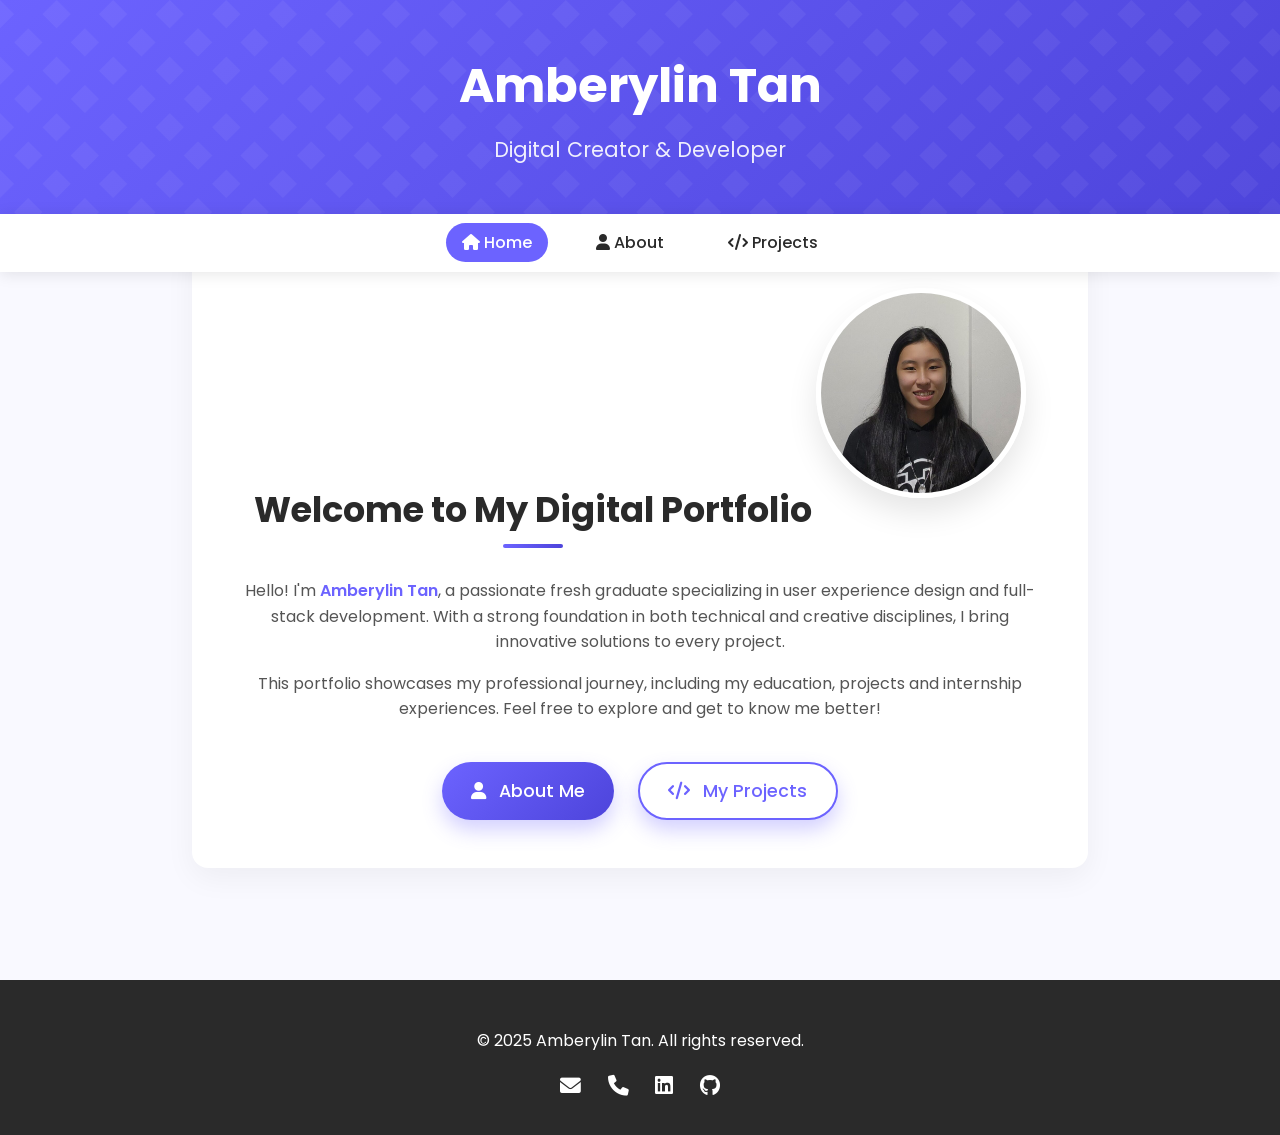
<file: index.html>
<!DOCTYPE html>
<html lang="en">
<head>
  <meta charset="UTF-8">
  <meta name="viewport" content="width=device-width, initial-scale=1.0">
  <title>Amberylin Tan | Digital Portfolio</title>
  <link href="https://fonts.googleapis.com/css2?family=Poppins:wght@300;400;500;600;700&display=swap" rel="stylesheet">
  <link rel="stylesheet" href="https://cdnjs.cloudflare.com/ajax/libs/font-awesome/6.0.0-beta3/css/all.min.css">
  <style>
    :root {
      --primary-color: #6c63ff;
      --secondary-color: #4d44db;
      --accent-color: #ff6584;
      --dark-color: #2a2a2a;
      --light-color: #f9f9ff;
      --text-color: #555;
    }
    
    body {
      font-family: 'Poppins', sans-serif;
      color: var(--text-color);
      line-height: 1.6;
      background-color: var(--light-color);
      margin: 0;
      padding: 0;
    }
    
    header {
      background: linear-gradient(135deg, var(--primary-color), var(--secondary-color));
      color: white;
      text-align: center;
      padding: 3rem 0;
      position: relative;
      overflow: hidden;
    }
    
    header::before {
      content: '';
      position: absolute;
      top: 0;
      left: 0;
      width: 100%;
      height: 100%;
      background: url('[data-uri]');
    }
    
    header h1 {
      font-size: 3rem;
      margin: 0;
      position: relative;
      animation: fadeInDown 1s ease;
    }
    
    header p {
      font-size: 1.3rem;
      margin: 0.5rem 0 0;
      opacity: 0.9;
      position: relative;
      animation: fadeIn 1.5s ease;
    }
    
    nav {
      background: white;
      box-shadow: 0 2px 15px rgba(0,0,0,0.1);
      position: sticky;
      top: 0;
      z-index: 100;
    }
    
    nav ul {
      list-style: none;
      display: flex;
      justify-content: center;
      margin: 0;
      padding: 1rem;
      gap: 2rem;
    }
    
    nav a {
      text-decoration: none;
      color: var(--dark-color);
      font-weight: 500;
      padding: 0.5rem 1rem;
      border-radius: 20px;
      transition: all 0.3s ease;
    }
    
    nav a:hover, nav a.active {
      color: white;
      background: var(--primary-color);
      transform: translateY(-2px);
    }
    
    .container {
      max-width: 1200px;
      margin: 0 auto;
      padding: 2rem;
    }
    
    .card {
      background: white;
      border-radius: 16px;
      padding: 3rem;
      box-shadow: 0 10px 30px rgba(0,0,0,0.05);
      margin: -4rem auto 2rem;
      position: relative;
      max-width: 800px;
      text-align: center;
      animation: fadeInUp 1s ease;
    }
    
    .page-header {
      font-size: 2.2rem;
      color: var(--dark-color);
      margin-bottom: 1.5rem;
      position: relative;
      display: inline-block;
    }
    
    .page-header::after {
      content: '';
      position: absolute;
      bottom: -10px;
      left: 50%;
      transform: translateX(-50%);
      width: 60px;
      height: 4px;
      background: linear-gradient(90deg, var(--primary-color), var(--secondary-color));
      border-radius: 2px;
    }
    
    .profile-image {
      width: 200px;
      height: 200px;
      border-radius: 50%;
      object-fit: cover;
      border: 5px solid white;
      box-shadow: 0 15px 30px rgba(0,0,0,0.1);
      margin-bottom: 1.5rem;
      transition: all 0.3s ease;
    }
    
    .profile-image:hover {
      transform: scale(1.05);
      box-shadow: 0 20px 40px rgba(0,0,0,0.15);
    }
    
    .highlight {
      color: var(--primary-color);
      font-weight: 600;
      position: relative;
      display: inline-block;
    }
    
    .highlight::after {
      content: '';
      position: absolute;
      bottom: 2px;
      left: 0;
      width: 100%;
      height: 6px;
      background-color: rgba(108, 99, 255, 0.2);
      z-index: -1;
    }
    
    .btn-container {
      display: flex;
      justify-content: center;
      gap: 1.5rem;
      margin-top: 2.5rem;
      flex-wrap: wrap;
    }
    
    .btn {
      display: inline-flex;
      align-items: center;
      gap: 0.8rem;
      padding: 0.8rem 1.8rem;
      font-size: 1.1rem;
      font-weight: 500;
      border-radius: 30px;
      background: linear-gradient(135deg, var(--primary-color), var(--secondary-color));
      color: white;
      text-decoration: none;
      box-shadow: 0 10px 20px rgba(108, 99, 255, 0.3);
      transition: all 0.3s ease;
    }
    
    .btn:hover {
      transform: translateY(-3px);
      box-shadow: 0 15px 30px rgba(108, 99, 255, 0.4);
    }
    
    .btn-outline {
      background: white;
      color: var(--primary-color);
      border: 2px solid var(--primary-color);
    }
    
    .btn-outline:hover {
      background: linear-gradient(135deg, var(--primary-color), var(--secondary-color));
      color: white;
    }
    
    footer {
      background: var(--dark-color);
      color: white;
      text-align: center;
      padding: 2rem;
      margin-top: 3rem;
    }
    
    .social-links {
      margin-top: 1rem;
    }
    
    .social-links a {
      color: white;
      font-size: 1.3rem;
      margin: 0 0.7rem;
      transition: all 0.3s ease;
      display: inline-block;
    }
    
    .social-links a:hover {
      color: var(--accent-color);
      transform: translateY(-3px);
    }
    
    @keyframes fadeIn {
      from { opacity: 0; }
      to { opacity: 1; }
    }
    
    @keyframes fadeInDown {
      from {
        opacity: 0;
        transform: translateY(-20px);
      }
      to {
        opacity: 1;
        transform: translateY(0);
      }
    }
    
    @keyframes fadeInUp {
      from {
        opacity: 0;
        transform: translateY(20px);
      }
      to {
        opacity: 1;
        transform: translateY(0);
      }
    }
    
    @media (max-width: 768px) {
      header h1 {
        font-size: 2.2rem;
      }
      
      header p {
        font-size: 1.1rem;
      }
      
      nav ul {
        gap: 1rem;
      }
      
      .card {
        padding: 2rem 1.5rem;
        margin-top: -2rem;
      }
      
      .btn-container {
        flex-direction: column;
        align-items: center;
      }
      
      .btn {
        width: 100%;
        justify-content: center;
      }
    }
  </style>
</head>
<body>
  <header>
    <h1>Amberylin Tan</h1>
    <p>Digital Creator & Developer</p>
  </header>

  <nav>
    <ul>
      <li><a href="index.html" class="active"><i class="fas fa-home"></i> Home</a></li>
      <li><a href="about.html"><i class="fas fa-user"></i> About</a></li>
      <li><a href="projects.html"><i class="fas fa-code"></i> Projects</a></li>
    </ul>
  </nav>

  <div class="container">
    <div class="card">
      <h2 class="page-header">Welcome to My Digital Portfolio</h2>
      <img src="img/profile.jpeg" alt="Amberylin Tan" class="profile-image">
      <p>Hello! I'm <span class="highlight">Amberylin Tan</span>, a passionate fresh graduate specializing in user experience design and full-stack development. With a strong foundation in both technical and creative disciplines, I bring innovative solutions to every project.</p>
      <p>This portfolio showcases my professional journey, including my education, projects and internship experiences. Feel free to explore and get to know me better!</p>
      
      <div class="btn-container">
        <a href="about.html" class="btn"><i class="fas fa-user"></i> About Me</a>
        <a href="projects.html" class="btn btn-outline"><i class="fas fa-code"></i> My Projects</a>
      </div>
    </div>
  </div>

  <footer>
    <p>&copy; 2025 Amberylin Tan. All rights reserved.</p>
    <div class="social-links">
      <a href="mailto:amberylintansixian75@gmail.com"><i class="fas fa-envelope"></i></a>
      <a href="tel:+6582655274"><i class="fas fa-phone"></i></a>
      <a href="#"><i class="fab fa-linkedin"></i></a>
      <a href="#"><i class="fab fa-github"></i></a>
    </div>
  </footer>
</body>
</html>
</file>
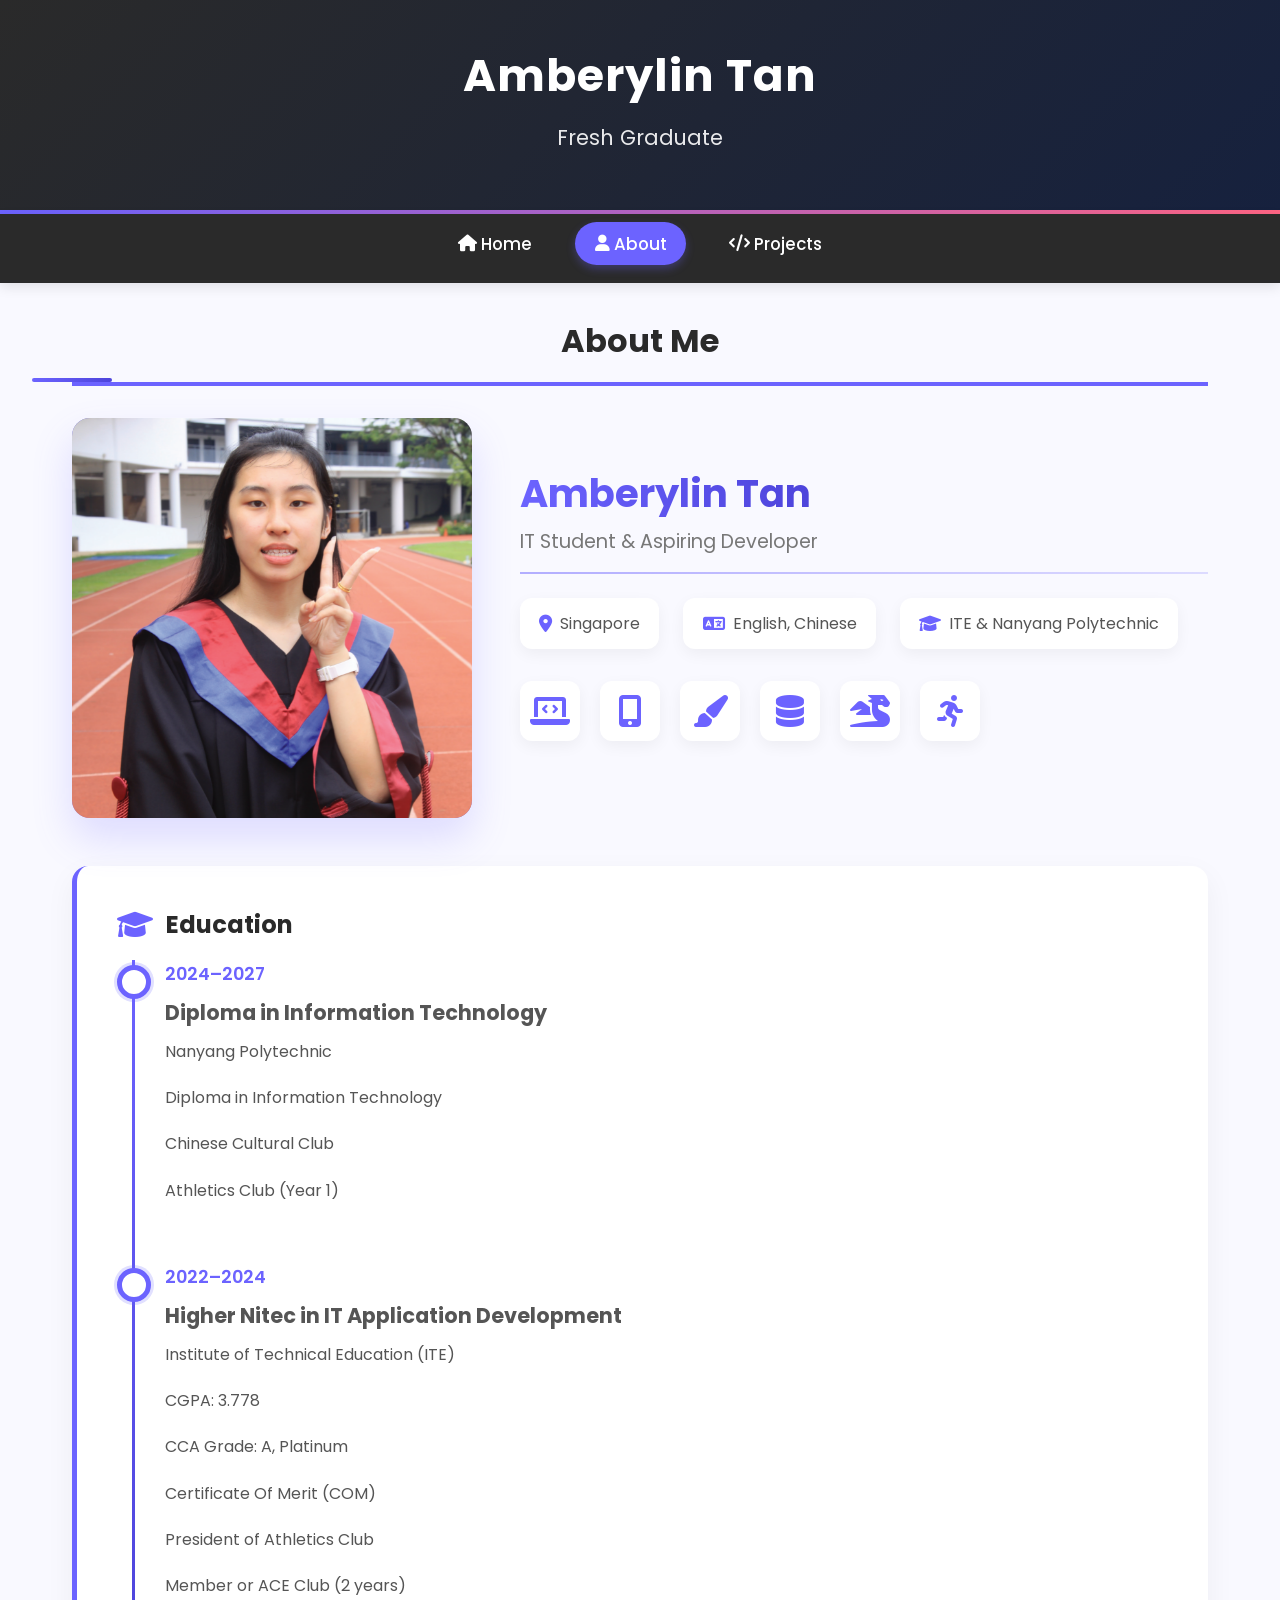
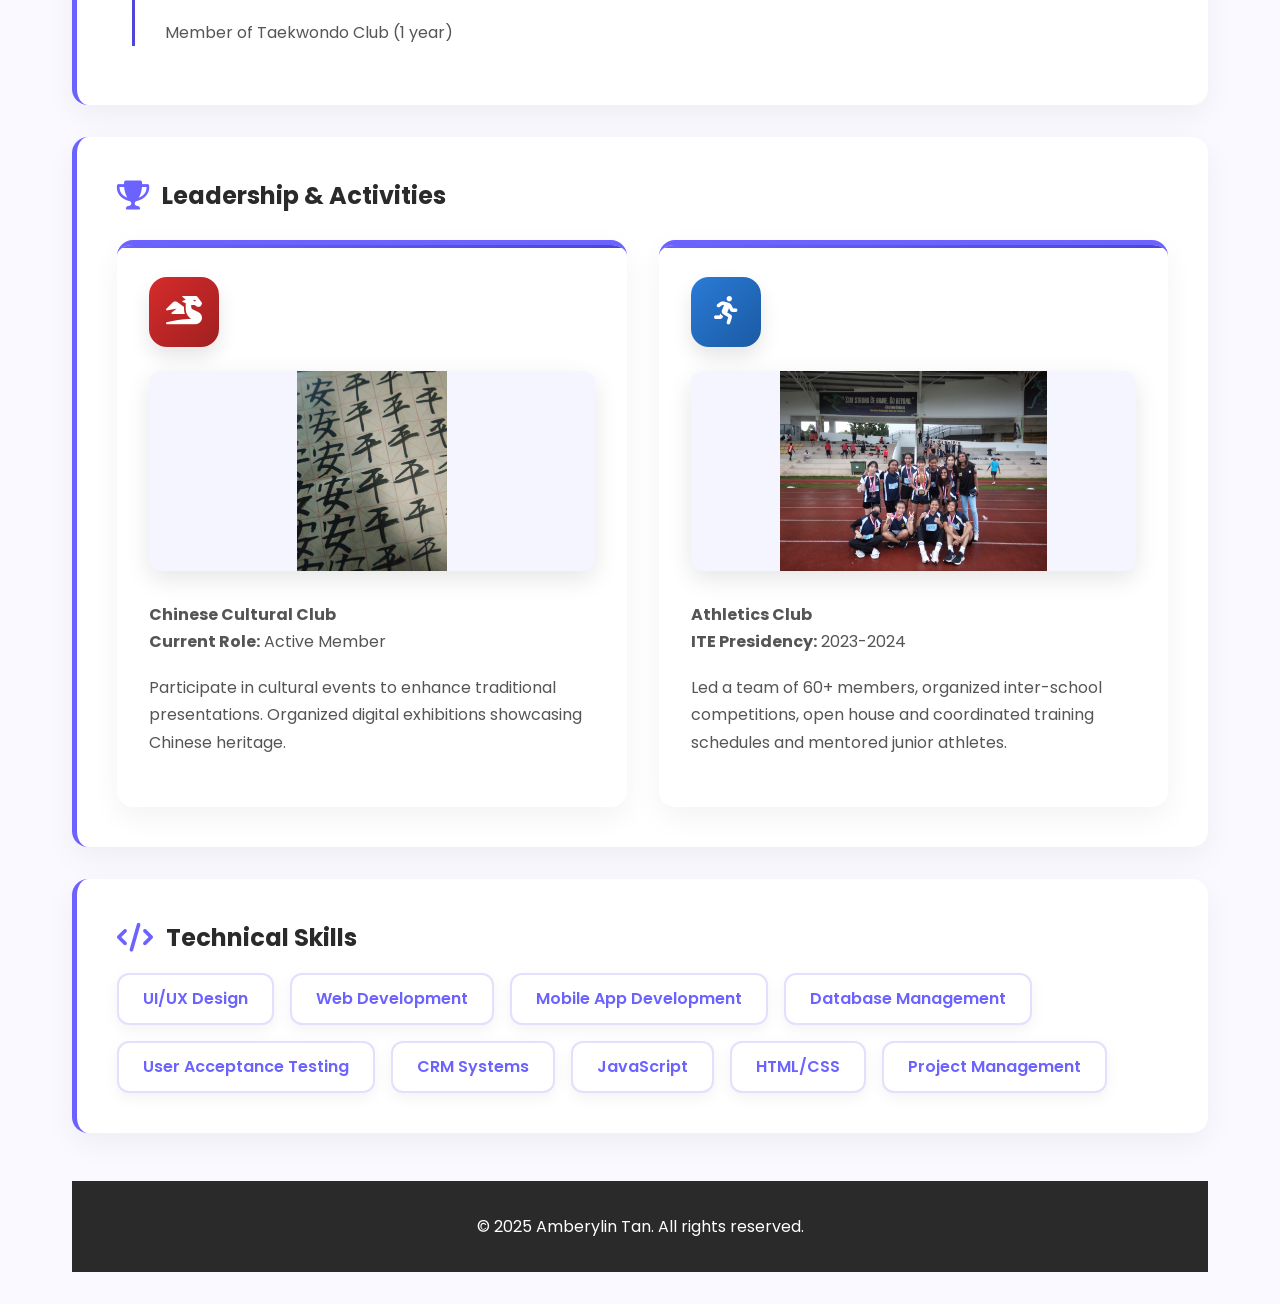
<file: about.html>
<!DOCTYPE html>
<html lang="en">
<head>
  <meta charset="UTF-8">
  <meta name="viewport" content="width=device-width, initial-scale=1.0">
  <title>About Me | Amberylin Tan</title>
  <link rel="stylesheet" href="style.css">
  <link href="https://fonts.googleapis.com/css2?family=Poppins:wght@300;400;500;600;700&display=swap" rel="stylesheet">
  <link rel="stylesheet" href="https://cdnjs.cloudflare.com/ajax/libs/font-awesome/6.0.0-beta3/css/all.min.css">
  <style>
    :root {
      --primary-color: #6c63ff;
      --secondary-color: #4d44db;
      --dark-color: #2a2a2a;
      --text-color: #555;
      --text-light: #777;
    }
    
    body {
      font-family: 'Poppins', sans-serif;
      color: var(--text-color);
      line-height: 1.6;
      background-color: #f9f9ff;
      margin: 0;
      padding: 0;
    }
    
    .container {
      max-width: 1200px;
      margin: 0 auto;
      padding: 2rem;
    }
    
    /* Modern Profile Section - Side by Side Layout */
    .profile-container {
      display: flex;
      align-items: center;
      gap: 3rem;
      margin-bottom: 3rem;
      flex-wrap: wrap;
    }
    
    .profile-image-container {
      flex: 1;
      min-width: 300px;
      max-width: 400px;
      position: relative;
    }
    
    .profile-frame {
      width: 100%;
      height: auto;
      aspect-ratio: 1/1;
      position: relative;
      border-radius: 18px;
      overflow: hidden;
      box-shadow: 0 20px 40px rgba(108, 99, 255, 0.2);
      transform-style: preserve-3d;
      transition: all 0.5s cubic-bezier(0.175, 0.885, 0.32, 1.275);
    }
    
    .profile-frame::before {
      content: '';
      position: absolute;
      inset: -5px;
      background: linear-gradient(45deg, 
        var(--primary-color) 0%, 
        var(--secondary-color) 50%, 
        transparent 100%);
      z-index: -1;
      border-radius: 22px;
      transform: translateZ(-1px);
      opacity: 0.8;
      transition: all 0.5s ease;
    }
    
    .profile-frame:hover {
      transform: translateY(-10px) rotateX(5deg);
      box-shadow: 0 25px 50px rgba(108, 99, 255, 0.3);
    }
    
    .profile-frame:hover::before {
      opacity: 1;
      transform: translateZ(-1px) scale(1.05);
    }
    
    .profile-image {
      width: 100%;
      height: 100%;
      object-fit: cover;
      object-position: center top;
      transition: transform 0.5s ease;
    }
    
    .profile-frame:hover .profile-image {
      transform: scale(1.05);
    }
    
    .profile-content {
      flex: 1;
      min-width: 300px;
    }
    
    .profile-title {
      font-size: 2.4rem;
      margin-bottom: 0.2rem;
      color: var(--dark-color);
      font-weight: 700;
      background: linear-gradient(90deg, var(--primary-color), var(--secondary-color));
      -webkit-background-clip: text;
      background-clip: text;
      color: transparent;
      display: inline-block;
    }
    
    .profile-subtitle {
      font-size: 1.2rem;
      color: var(--text-light);
      margin-bottom: 1.5rem;
      font-weight: 400;
      display: block;
      position: relative;
      padding-bottom: 1rem;
    }
    
    .profile-subtitle::after {
      content: '';
      position: absolute;
      bottom: 0;
      left: 0;
      width: 100%;
      height: 2px;
      background: linear-gradient(90deg, 
        rgba(108, 99, 255, 0.5), 
        rgba(108, 99, 255, 0.2));
    }
    
    .profile-details {
      display: flex;
      justify-content: flex-start;
      gap: 1.5rem;
      flex-wrap: wrap;
      margin-bottom: 2rem;
    }
    
    .profile-detail {
      display: flex;
      align-items: center;
      gap: 0.5rem;
      color: var(--text-color);
      padding: 0.8rem 1.2rem;
      background: white;
      border-radius: 12px;
      box-shadow: 0 5px 15px rgba(0,0,0,0.05);
      transition: all 0.3s ease;
    }
    
    .profile-detail:hover {
      transform: translateY(-5px);
      box-shadow: 0 8px 25px rgba(108, 99, 255, 0.15);
    }
    
    .profile-detail i {
      color: var(--primary-color);
      font-size: 1.1rem;
    }
    
    .skills-visual {
      display: flex;
      justify-content: flex-start;
      gap: 20px;
      margin: 2rem 0;
      flex-wrap: wrap;
    }
    
    .skills-visual i {
      font-size: 2rem;
      color: var(--primary-color);
      transition: all 0.3s;
      background: white;
      padding: 15px;
      border-radius: 12px;
      width: 60px;
      height: 60px;
      display: flex;
      align-items: center;
      justify-content: center;
      box-shadow: 0 5px 15px rgba(0,0,0,0.05);
    }
    
    .skills-visual i:hover {
      transform: translateY(-8px) scale(1.1);
      background: var(--primary-color);
      color: white;
      box-shadow: 0 15px 30px rgba(108, 99, 255, 0.25);
    }
    
    /* Section styling */
    .about-section {
      background: white;
      border-radius: 16px;
      padding: 2.5rem;
      margin-bottom: 2rem;
      box-shadow: 0 10px 30px rgba(0,0,0,0.05);
      transition: all 0.3s ease;
      border-left: 5px solid var(--primary-color);
    }
    
    .about-section:hover {
      transform: translateY(-5px);
      box-shadow: 0 15px 40px rgba(0,0,0,0.1);
    }
    
    .page-header {
      font-size: 2rem;
      color: var(--dark-color);
      margin-bottom: 2rem;
      position: relative;
      padding-bottom: 1rem;
    }
    
    .page-header::after {
      content: '';
      position: absolute;
      bottom: 0;
      left: 0;
      width: 80px;
      height: 4px;
      background: linear-gradient(90deg, var(--primary-color), var(--secondary-color));
      border-radius: 2px;
    }
    
    .about-section h3 {
      display: flex;
      align-items: center;
      gap: 0.8rem;
      color: var(--dark-color);
      margin-top: 0;
      font-size: 1.5rem;
    }
    
    .about-section h3 i {
      color: var(--primary-color);
      font-size: 1.8rem;
    }
    
    /* Education timeline */
    .timeline {
      position: relative;
      padding-left: 3rem;
    }
    
    .timeline:before {
      content: '';
      position: absolute;
      left: 15px;
      top: 0;
      height: 100%;
      width: 3px;
      background: linear-gradient(to bottom, 
        var(--primary-color), 
        var(--secondary-color));
    }
    
    .timeline-item {
      position: relative;
      padding-bottom: 2.5rem;
    }
    
    .timeline-item:last-child {
      padding-bottom: 0;
    }
    
    .timeline-item:before {
      content: '';
      position: absolute;
      left: -3rem;
      top: 5px;
      width: 24px;
      height: 24px;
      border-radius: 50%;
      background: white;
      border: 5px solid var(--primary-color);
      box-shadow: 0 0 0 3px rgba(108, 99, 255, 0.2);
    }
    
    .timeline-date {
      font-weight: 600;
      color: var(--primary-color);
      margin-bottom: 0.5rem;
      font-size: 1.1rem;
    }
    
    .timeline-title {
      font-weight: 700;
      margin-bottom: 0.5rem;
      font-size: 1.3rem;
    }
    
    /* Leadership cards */
    .leadership-grid {
      display: grid;
      grid-template-columns: repeat(auto-fit, minmax(320px, 1fr));
      gap: 2rem;
    }
    
    .leadership-card {
      background: white;
      border-radius: 16px;
      padding: 2rem;
      box-shadow: 0 10px 30px rgba(0,0,0,0.05);
      transition: all 0.4s ease;
      border-top: 5px solid var(--primary-color);
      position: relative;
      overflow: hidden;
    }
    
    .leadership-card::before {
      content: '';
      position: absolute;
      top: 0;
      left: 0;
      width: 100%;
      height: -3px;
      background: linear-gradient(90deg, 
        var(--primary-color), 
        var(--secondary-color));
    }
    
    .leadership-card:hover {
      transform: translateY(-10px);
      box-shadow: 0 20px 50px rgba(0,0,0,0.15);
    }
    
    .leadership-icon {
      width: 70px;
      height: 70px;
      border-radius: 18px;
      display: flex;
      align-items: center;
      justify-content: center;
      margin-bottom: 1.5rem;
      font-size: 1.8rem;
      color: white;
      box-shadow: 0 10px 20px rgba(0,0,0,0.1);
    }
    
    .chinese-cultural {
      background: linear-gradient(135deg, #d62b2b, #a02020);
    }
    
    .athletics {
      background: linear-gradient(135deg, #2b7bd6, #1a5aa3);
    }
    
    /* Activity images */
    .activity-image {
      width: 100%;
      height: 200px;
      object-fit: cover;
      border-radius: 12px;
      margin-bottom: 1.5rem;
      box-shadow: 0 8px 25px rgba(0,0,0,0.1);
      transition: transform 0.3s ease;
    }
    
    .activity-image:hover {
      transform: scale(1.02);
    }
    
    /* Skills tags */
    .skills-tags {
      display: flex;
      flex-wrap: wrap;
      gap: 1rem;
      justify-content: flex-start;
    }
    
    .skill-tag {
      background: white;
      color: var(--primary-color);
      padding: 0.7rem 1.5rem;
      border-radius: 12px;
      font-size: 1rem;
      font-weight: 600;
      box-shadow: 0 5px 15px rgba(0,0,0,0.05);
      border: 2px solid rgba(108, 99, 255, 0.2);
      transition: all 0.3s ease;
    }
    
    .skill-tag:hover {
      background: linear-gradient(135deg, var(--primary-color), var(--secondary-color));
      color: white;
      border-color: transparent;
      transform: translateY(-3px);
      box-shadow: 0 10px 25px rgba(108, 99, 255, 0.2);
    }
    
    /* Contact button */
    .contact-btn-container {
      text-align: center;
      margin: 3rem 0;
    }
    
    .contact-btn {
      display: inline-flex;
      align-items: center;
      gap: 1rem;
      padding: 1rem 2.5rem;
      font-size: 1.2rem;
      font-weight: 600;
      border-radius: 12px;
      background: linear-gradient(135deg, var(--primary-color), var(--secondary-color));
      color: white;
      box-shadow: 0 10px 30px rgba(108, 99, 255, 0.3);
      transition: all 0.3s ease;
    }
    
    .contact-btn:hover {
      transform: translateY(-5px);
      box-shadow: 0 15px 40px rgba(108, 99, 255, 0.4);
    }
    
    @media (max-width: 768px) {
      .profile-container {
        flex-direction: column;
        gap: 2rem;
      }
      
      .profile-image-container,
      .profile-content {
        min-width: 100%;
      }
      
      .profile-title {
        font-size: 2rem;
      }
      
      .profile-details,
      .skills-visual,
      .skills-tags {
        justify-content: center;
      }
      
      .leadership-grid {
        grid-template-columns: 1fr;
      }
    }
    
    @media (max-width: 480px) {
      .profile-frame {
        min-width: 250px;
      }
      
      .profile-title {
        font-size: 1.8rem;
      }
      
      .profile-details {
        flex-direction: column;
        align-items: flex-start;
        gap: 1rem;
      }
      
      .about-section {
        padding: 1.5rem;
      }
      
      .activity-image {
        height: 150px;
      }
    }
  </style>
</head>
<body>
  <header>
    <h1>Amberylin Tan</h1>
    <p>Fresh Graduate</p>
  </header>

  <nav>
    <ul>
      <li><a href="index.html"><i class="fas fa-home"></i> Home</a></li>
      <li><a href="about.html" class="active"><i class="fas fa-user"></i> About</a></li>
      <li><a href="projects.html"><i class="fas fa-code"></i> Projects</a></li>
    </ul>
  </nav>

  <div class="container">
    <h2 class="page-header">About Me</h2>
    
    <!-- Modern Profile Section - Side by Side -->
    <div class="profile-container">
      <div class="profile-image-container">
        <div class="profile-frame">
          <img src="img/grad.png" alt="Amberylin Tan" class="profile-image" onerror="this.src='img/placeholder-profile.jpg'">
        </div>
      </div>
      
      <div class="profile-content">
        <h1 class="profile-title">Amberylin Tan</h1>
        <span class="profile-subtitle">IT Student & Aspiring Developer</span>
        
        <div class="profile-details">
          <span class="profile-detail">
            <i class="fas fa-map-marker-alt"></i> Singapore
          </span>
          <span class="profile-detail">
            <i class="fas fa-language"></i> English, Chinese
          </span>
          <span class="profile-detail">
            <i class="fas fa-graduation-cap"></i> ITE & Nanyang Polytechnic
          </span>
        </div>
        
        <!-- Skill Icons -->
        <div class="skills-visual">
          <i class="fas fa-laptop-code" title="Web Development"></i>
          <i class="fas fa-mobile-alt" title="Mobile Development"></i>
          <i class="fas fa-paint-brush" title="UI/UX Design"></i>
          <i class="fas fa-database" title="Database Management"></i>
          <i class="fas fa-dragon" title="Cultural Activities"></i>
          <i class="fas fa-running" title="Athletics"></i>
        </div>
      </div>
    </div>

    <!-- Education Section -->
    <div class="about-section">
      <h3><i class="fas fa-graduation-cap"></i> Education</h3>
      <div class="timeline">
        <div class="timeline-item">
          <div class="timeline-date">2024–2027</div>
          <h4 class="timeline-title">Diploma in Information Technology</h4>
          <p>Nanyang Polytechnic</p>
          <p>Diploma in Information Technology</p>
          <p>Chinese Cultural Club</p>
          <p>Athletics Club (Year 1)</p>
        </div>
        <div class="timeline-item">
          <div class="timeline-date">2022–2024</div>
          <h4 class="timeline-title">Higher Nitec in IT Application Development</h4>
          <p>Institute of Technical Education (ITE)</p>
          <p>CGPA: 3.778</p>
          <p>CCA Grade: A, Platinum</p>
          <p>Certificate Of Merit (COM)</p>
          <p>President of Athletics Club</p>
          <p>Member or ACE Club (2 years)</p>
          <p>Member of Taekwondo Club (1 year)</p>
        </div>
      </div>
    </div>
    
    <!DOCTYPE html>
<html lang="en">
<head>
  <!-- Previous head content remains the same -->
  <style>
    /* Previous styles remain the same until the activity-image section */

    /* Activity images - Fixed to show whole image */
    .activity-image {
      width: 100%;
      height: 200px;
      object-fit: contain; /* Changed from 'cover' to 'contain' */
      background-color: #f5f5ff; /* Added background for transparent areas */
      border-radius: 12px;
      margin-bottom: 1.5rem;
      box-shadow: 0 8px 25px rgba(0,0,0,0.1);
      transition: transform 0.3s ease;
    }

    /* Rest of the CSS remains the same */
  </style>
</head>
<body>
  <!-- Previous body content remains the same until the Leadership Section -->
<!DOCTYPE html>
<html lang="en">
<head>
  <!-- Previous head content remains the same -->
  <style>
    /* Add this new modal styling */
    .modal {
      display: none;
      position: fixed;
      z-index: 1000;
      left: 0;
      top: 0;
      width: 100%;
      height: 100%;
      background-color: rgba(0,0,0,0.9);
      overflow: auto;
    }
    
    .modal-content {
      display: flex;
      justify-content: center;
      align-items: center;
      width: 100%;
      height: 100%;
    }
    
    .modal-image {
      max-width: 90%;
      max-height: 90%;
      object-fit: contain;
    }
    
    .close {
      position: absolute;
      top: 20px;
      right: 30px;
      color: white;
      font-size: 35px;
      font-weight: bold;
      cursor: pointer;
    }
    
    /* Update activity image styling */
    .activity-image {
      width: 100%;
      height: 200px;
      object-fit: contain;
      background-color: #f5f5ff;
      border-radius: 12px;
      margin-bottom: 1.5rem;
      box-shadow: 0 8px 25px rgba(0,0,0,0.1);
      transition: transform 0.3s ease;
      cursor: pointer;
    }
    
    .activity-image:hover {
      transform: scale(1.02);
      box-shadow: 0 12px 30px rgba(0,0,0,0.15);
    }
    </style>
    <!-- Leadership Section -->
    <div class="about-section">
      <h3><i class="fas fa-trophy"></i> Leadership & Activities</h3>
      <div class="leadership-grid">
        <div class="leadership-card">
          <div class="leadership-icon chinese-cultural">
            <i class="fas fa-dragon"></i>
          </div>
          <div class="image-container">
            <img src="img/chi.jfif" alt="Chinese Cultural Club Performance" class="activity-image" onclick="openModal(this)">
          </div>
          <div class="leadership-content">
            <h4>Chinese Cultural Club</h4>
            <p><strong>Current Role:</strong> Active Member</p>
            <p>Participate in cultural events to enhance traditional presentations. Organized digital exhibitions showcasing Chinese heritage.</p>
          </div>
        </div>
        <div class="leadership-card">
          <div class="leadership-icon athletics">
            <i class="fas fa-running"></i>
          </div>
          <div class="image-container">
            <img src="img/track.jfif" alt="Athletics Team Competition" class="activity-image" onclick="openModal(this)">
          </div>
          <div class="leadership-content">
            <h4>Athletics Club</h4>
            <p><strong>ITE Presidency:</strong> 2023-2024</p>
            <p>Led a team of 60+ members, organized inter-school competitions, open house and coordinated training schedules and mentored junior athletes.</p>
          </div>
        </div>
      </div>
    </div>

    <!-- The Modal -->
    <div id="imageModal" class="modal">
      <span class="close" onclick="closeModal()">&times;</span>
      <div class="modal-content">
        <img id="expandedImage" class="modal-image">
      </div>
    </div>

    <!-- Add this JavaScript -->
    <script>
      function openModal(img) {
        const modal = document.getElementById("imageModal");
        const modalImg = document.getElementById("expandedImage");
        modal.style.display = "flex";
        modalImg.src = img.src;
      }
      
      function closeModal() {
        document.getElementById("imageModal").style.display = "none";
      }
      
      // Close when clicking outside the image
      window.onclick = function(event) {
        const modal = document.getElementById("imageModal");
        if (event.target == modal) {
          modal.style.display = "none";
        }
      }
    </script>
    
    <!-- Skills Section -->
    <div class="about-section">
      <h3><i class="fas fa-code"></i> Technical Skills</h3>
      <div class="skills-tags">
        <span class="skill-tag">UI/UX Design</span>
        <span class="skill-tag">Web Development</span>
        <span class="skill-tag">Mobile App Development</span>
        <span class="skill-tag">Database Management</span>
        <span class="skill-tag">User Acceptance Testing</span>
        <span class="skill-tag">CRM Systems</span>
        <span class="skill-tag">JavaScript</span>
        <span class="skill-tag">HTML/CSS</span>
        <span class="skill-tag">Project Management</span>
      </div>
    </div>
    

  <footer>
    <p>&copy; 2025 Amberylin Tan. All rights reserved.</p>
  </footer>
</body>
</html>
</file>
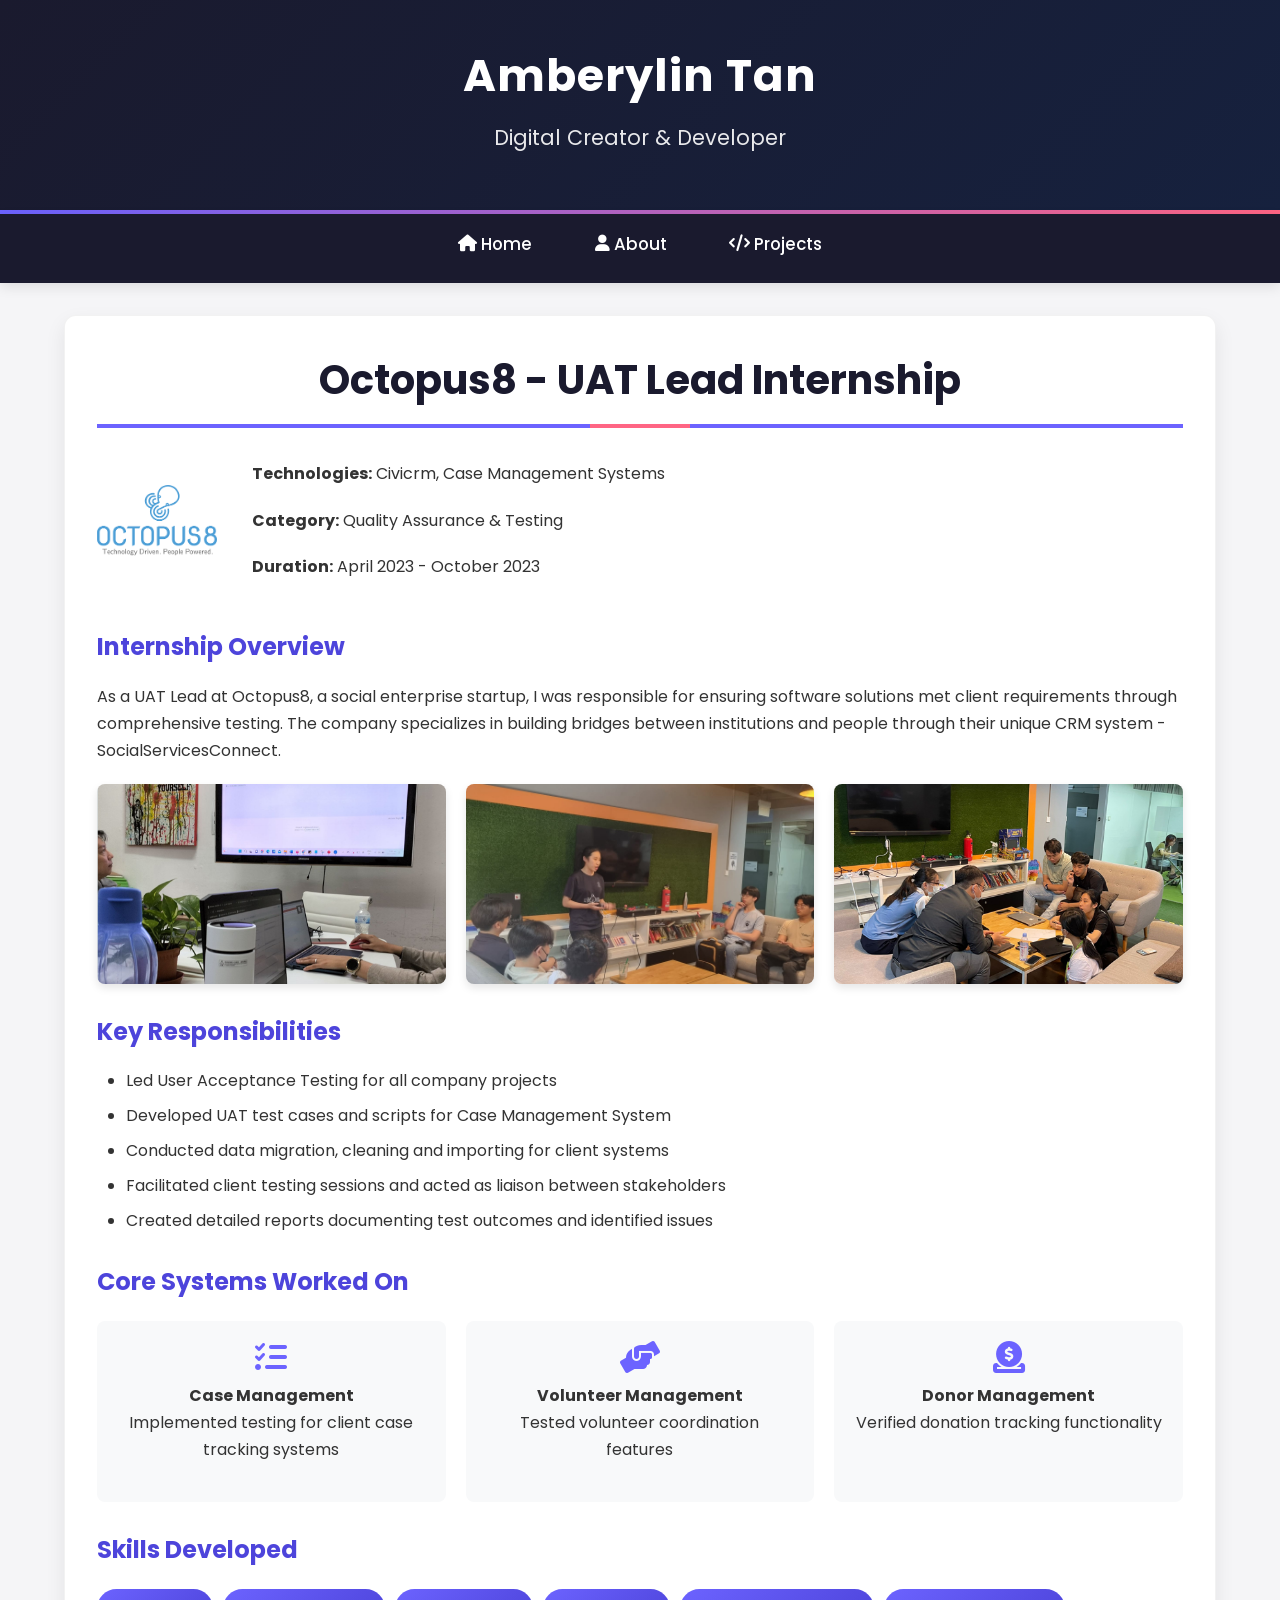
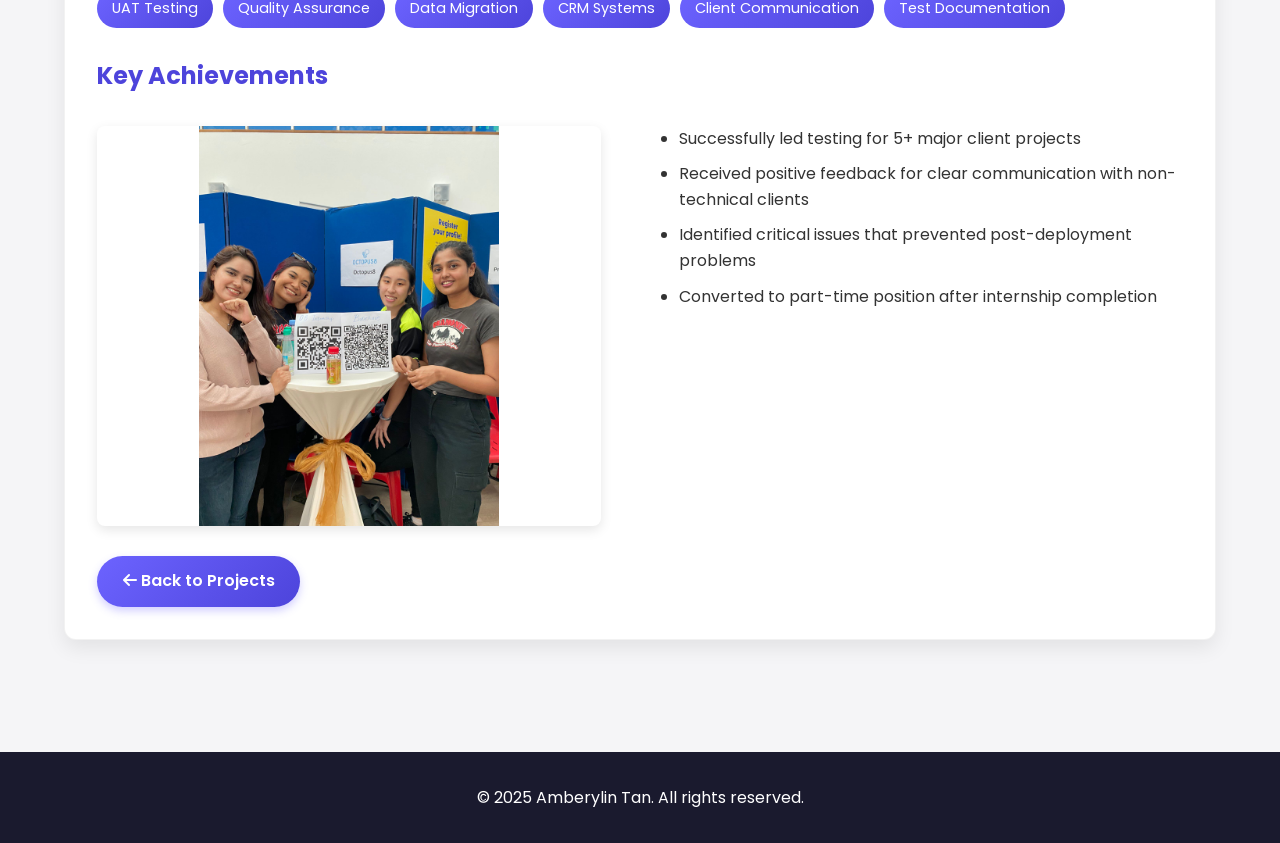
<file: octopus8.html>
<!DOCTYPE html>
<html lang="en">
<head>
  <meta charset="UTF-8">
  <meta name="viewport" content="width=device-width, initial-scale=1.0">
  <title>Octopus8 Internship | Amberylin Tan</title>
  <link rel="stylesheet" href="style.css">
  <link href="https://fonts.googleapis.com/css2?family=Poppins:wght@300;400;500;600;700&display=swap" rel="stylesheet">
  <link rel="stylesheet" href="https://cdnjs.cloudflare.com/ajax/libs/font-awesome/6.0.0-beta3/css/all.min.css">
  <style>
    /* Image standardization */
    .company-logo {
      width: 120px;
      height: 120px;
      object-fit: contain;
      margin-right: 20px;
      border-radius: 8px;
    }
    
    .image-gallery {
      display: grid;
      grid-template-columns: repeat(auto-fit, minmax(300px, 1fr));
      gap: 20px;
      margin: 20px 0;
    }
    
    .gallery-image {
      width: 100%;
      height: 200px;
      object-fit: cover;
      border-radius: 8px;
      box-shadow: 0 4px 8px rgba(0,0,0,0.1);
      transition: transform 0.3s ease;
    }
    
    .gallery-image:hover {
      transform: scale(1.02);
    }
    
    /* Achievement section with side-by-side layout */
    .achievements-container {
      display: flex;
      gap: 30px;
      margin: 30px 0;
      align-items: flex-start;
    }
    
    .achievement-image {
      flex: 1;
      max-height: 400px;
      object-fit: contain;
      border-radius: 8px;
      box-shadow: 0 4px 12px rgba(0,0,0,0.1);
    }
    
    .achievements-list {
      flex: 1;
      padding-left: 20px;
    }
    
    .achievements-list li {
      margin-bottom: 10px;
    }
    
    /* Systems grid */
    .systems-grid {
      display: grid;
      grid-template-columns: repeat(auto-fit, minmax(200px, 1fr));
      gap: 20px;
      margin: 20px 0;
    }
    
    .system-card {
      background: #f8f9fa;
      padding: 20px;
      border-radius: 8px;
      text-align: center;
      transition: transform 0.3s;
    }
    
    .system-card:hover {
      transform: translateY(-5px);
    }
    
    .system-card i {
      font-size: 2rem;
      color: var(--primary-color);
      margin-bottom: 10px;
    }
    
    /* Skills grid */
    .skills-grid {
      display: flex;
      flex-wrap: wrap;
      gap: 10px;
      margin: 20px 0;
    }
    
    .skill-tag {
      background-color: var(--primary-color);
      color: white;
      padding: 8px 15px;
      border-radius: 20px;
      font-size: 0.9rem;
    }
    
    /* Responsive adjustments */
    @media (max-width: 768px) {
      .project-header {
        flex-direction: column;
        align-items: flex-start;
      }
      
      .company-logo {
        margin-bottom: 15px;
        margin-right: 0;
      }
      
      .image-gallery {
        grid-template-columns: 1fr;
      }
      
      .systems-grid {
        grid-template-columns: 1fr;
      }
      
      .achievements-container {
        flex-direction: column;
      }
      
      .achievement-image {
        width: 100%;
        max-height: 300px;
        margin-bottom: 20px;
      }
    }
  </style>
</head>
<body>
  <header>
    <h1>Amberylin Tan</h1>
    <p>Digital Creator & Developer</p>
  </header>

  <nav>
    <ul>
      <li><a href="index.html"><i class="fas fa-home"></i> Home</a></li>
      <li><a href="about.html"><i class="fas fa-user"></i> About</a></li>
      <li><a href="projects.html"><i class="fas fa-code"></i> Projects</a></li>
    </ul>
  </nav>

  <div class="container">
    <div class="card">
      <h2 class="page-header">Octopus8 - UAT Lead Internship</h2>
      
      <div class="project-header">
        <img src="img/o8.png" alt="Octopus8 Logo" class="company-logo">
        <div class="project-meta">
          <p><strong>Technologies:</strong> Civicrm, Case Management Systems</p>
          <p><strong>Category:</strong> Quality Assurance & Testing</p>
          <p><strong>Duration:</strong> April 2023 - October 2023</p>
        </div>
      </div>
      
      <h3>Internship Overview</h3>
      <p>As a UAT Lead at Octopus8, a social enterprise startup, I was responsible for ensuring software solutions met client requirements through comprehensive testing. The company specializes in building bridges between institutions and people through their unique CRM system - SocialServicesConnect.</p>
      
      <div class="image-gallery">
        <img src="img/meeting.png" alt="Team Meeting" class="gallery-image">
        <img src="img/collab.jfif" alt="Team Collaboration" class="gallery-image">
        <img src="img/collab2.png" alt="Project Discussion" class="gallery-image">
      </div>
      
      <h3>Key Responsibilities</h3>
      <ul>
        <li>Led User Acceptance Testing for all company projects</li>
        <li>Developed UAT test cases and scripts for Case Management System</li>
        <li>Conducted data migration, cleaning and importing for client systems</li>
        <li>Facilitated client testing sessions and acted as liaison between stakeholders</li>
        <li>Created detailed reports documenting test outcomes and identified issues</li>
      </ul>
      
      <h3>Core Systems Worked On</h3>
      <div class="systems-grid">
        <div class="system-card">
          <i class="fas fa-tasks"></i>
          <h4>Case Management</h4>
          <p>Implemented testing for client case tracking systems</p>
        </div>
        <div class="system-card">
          <i class="fas fa-hands-helping"></i>
          <h4>Volunteer Management</h4>
          <p>Tested volunteer coordination features</p>
        </div>
        <div class="system-card">
          <i class="fas fa-donate"></i>
          <h4>Donor Management</h4>
          <p>Verified donation tracking functionality</p>
        </div>
      </div>
      
      <h3>Skills Developed</h3>
      <div class="skills-grid">
        <span class="skill-tag">UAT Testing</span>
        <span class="skill-tag">Quality Assurance</span>
        <span class="skill-tag">Data Migration</span>
        <span class="skill-tag">CRM Systems</span>
        <span class="skill-tag">Client Communication</span>
        <span class="skill-tag">Test Documentation</span>
      </div>
      
      <h3>Key Achievements</h3>
      <div class="achievements-container">
        <img src="img/network.jfif" alt="Networking Event" class="achievement-image">
        <ul class="achievements-list">
          <li>Successfully led testing for 5+ major client projects</li>
          <li>Received positive feedback for clear communication with non-technical clients</li>
          <li>Identified critical issues that prevented post-deployment problems</li>
          <li>Converted to part-time position after internship completion</li>
        </ul>
      </div>
      
      <div class="project-links">
        <a href="projects.html" class="btn"><i class="fas fa-arrow-left"></i> Back to Projects</a>
      </div>
    </div>
  </div>

  <footer>
    <p>&copy; 2025 Amberylin Tan. All rights reserved.</p>
  </footer>
</body>
</html>
</file>
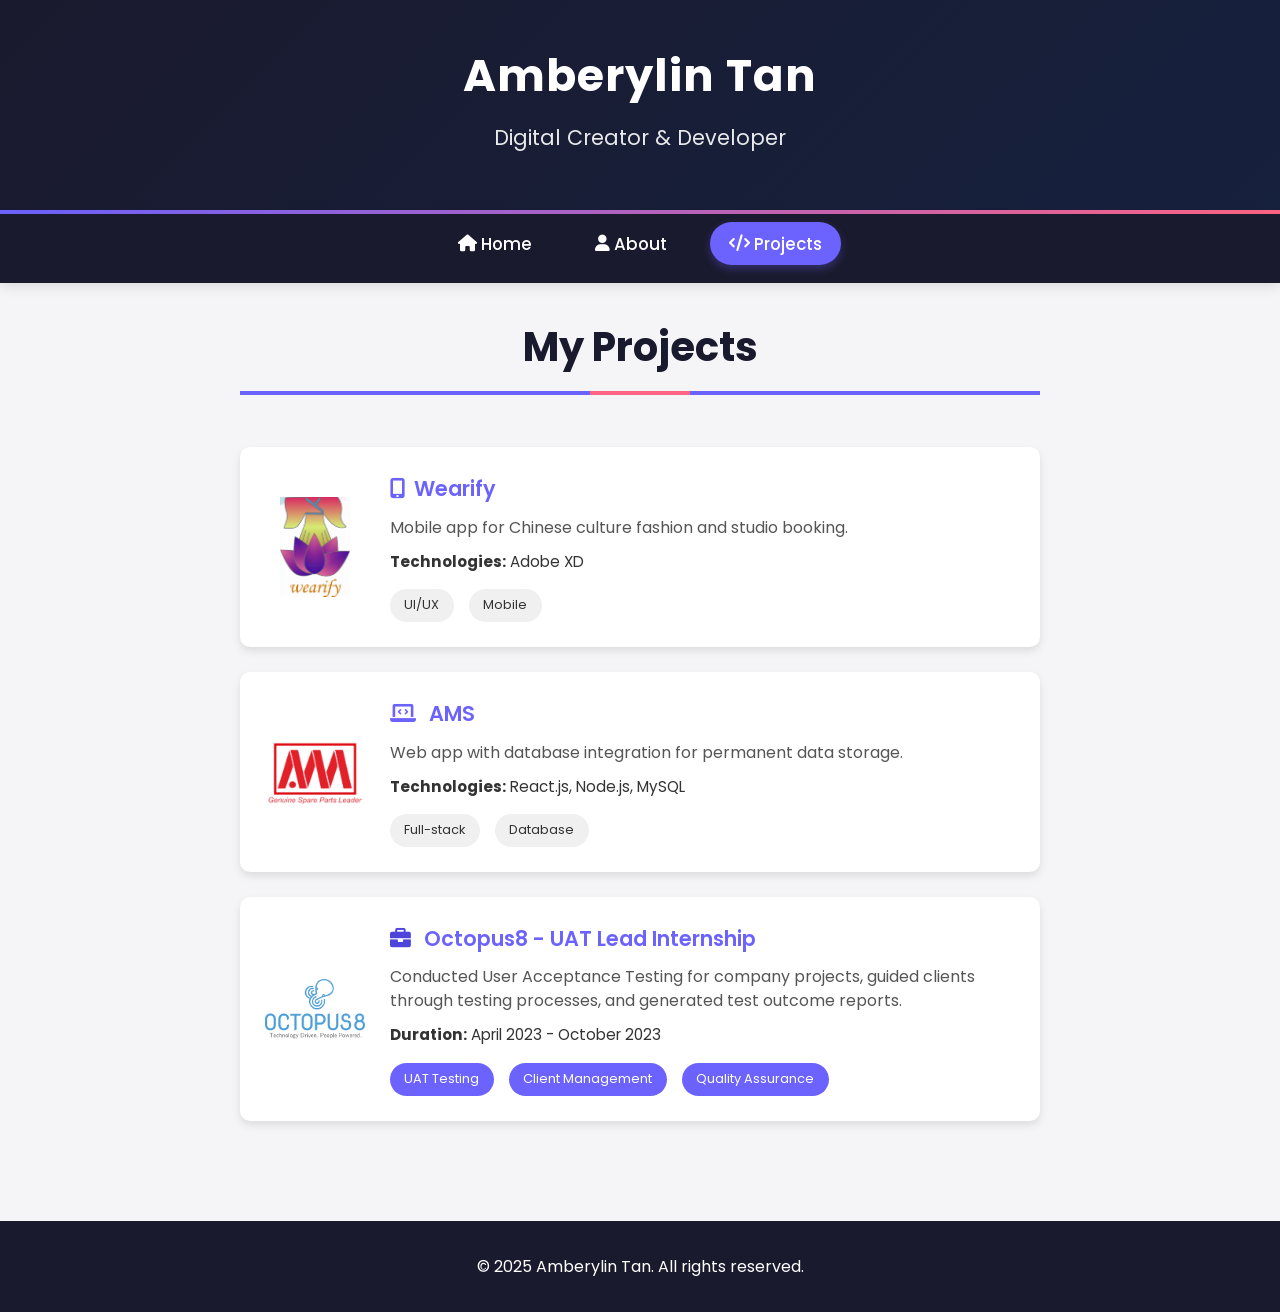
<file: projects.html>
<!DOCTYPE html>
<html lang="en">

<head>
  <meta charset="UTF-8">
  <meta name="viewport" content="width=device-width, initial-scale=1.0">
  <title>My Projects | Amberylin Tan</title>
  <link rel="stylesheet" href="style.css">
  <link href="https://fonts.googleapis.com/css2?family=Poppins:wght@300;400;500;600;700&display=swap" rel="stylesheet">
  <link rel="stylesheet" href="https://cdnjs.cloudflare.com/ajax/libs/font-awesome/6.0.0-beta3/css/all.min.css">
  <style>
    .projects-list {
      display: flex;
      flex-direction: column;
      align-items: center;
      gap: 25px;
      padding: 20px 0;
    }
    
    .project-card {
      display: flex;
      align-items: center;
      max-width: 800px;
      width: 100%;
      padding: 25px;
      border-radius: 10px;
      box-shadow: 0 4px 8px rgba(0, 0, 0, 0.1);
      background-color: white;
      transition: all 0.3s ease;
      cursor: pointer;
      text-decoration: none;
      color: inherit;
    }
    
    .project-card:hover {
      transform: translateY(-5px);
      box-shadow: 0 6px 12px rgba(0, 0, 0, 0.15);
    }
    
    .project-logo {
      width: 100px;
      height: 100px;
      object-fit: contain;
      margin-right: 25px;
      border-radius: 8px;
    }
    
    .project-content {
      flex: 1;
    }
    
    .project-title {
      color: var(--primary-color);
      font-size: 1.3rem;
      font-weight: 600;
      margin-bottom: 10px;
    }
    
    .project-title i {
      margin-right: 0.5rem;
    }
    
    .project-description {
      margin: 10px 0;
      color: #555;
      line-height: 1.5;
    }
    
    .project-technologies {
      margin: 10px 0;
      font-size: 0.95rem;
    }
    
    .project-tags {
      margin-top: 15px;
    }
    
    .project-tags span {
      background-color: #f0f0f0;
      padding: 0.4rem 0.9rem;
      border-radius: 30px;
      font-size: 0.8rem;
      margin-right: 0.7rem;
      display: inline-block;
    }
    
    .internship-tags span {
      background-color: var(--primary-color);
      color: white;
    }
    
    /* Ensure no nested links */
    .project-card a {
      pointer-events: none;
    }
  </style>
</head>

<body>
  <header>
    <h1>Amberylin Tan</h1>
    <p>Digital Creator & Developer</p>
  </header>

  <nav>
    <ul>
      <li><a href="index.html"><i class="fas fa-home"></i> Home</a></li>
      <li><a href="about.html"><i class="fas fa-user"></i> About</a></li>
      <li><a href="projects.html" class="active"><i class="fas fa-code"></i> Projects</a></li>
    </ul>
  </nav>

  <div class="container">
    <h2 class="page-header">My Projects</h2>

    <div class="projects-list">
      <a href="wearify.html" class="project-card">
        <img src="img/wearify.png" alt="Wearify Logo" class="project-logo">
        <div class="project-content">
          <div class="project-title"><i class="fas fa-mobile-alt"></i>Wearify</div>
          <div class="project-description">Mobile app for Chinese culture fashion and studio booking.</div>
          <div class="project-technologies"><strong>Technologies:</strong> Adobe XD</div>
          <div class="project-tags">
            <span>UI/UX</span>
            <span>Mobile</span>
          </div>
        </div>
      </a>

      <a href="ams.html" class="project-card">
        <img src="img/ams.png" alt="AMS Logo" class="project-logo">
        <div class="project-content">
          <div class="project-title"><i class="fas fa-laptop-code"></i> AMS</div>
          <div class="project-description">Web app with database integration for permanent data storage.</div>
          <div class="project-technologies"><strong>Technologies:</strong> React.js, Node.js, MySQL</div>
          <div class="project-tags">
            <span>Full-stack</span>
            <span>Database</span>
          </div>
        </div>
      </a>

      <a href="octopus8.html" class="project-card">
        <img src="img/o8.png" alt="Octopus8 Logo" class="project-logo">
        <div class="project-content">
          <div class="project-title"><i class="fas fa-briefcase" style="color: var(--secondary-color);"></i> Octopus8 - UAT Lead Internship</div>
          <div class="project-description">Conducted User Acceptance Testing for company projects, guided clients through testing processes, and generated test outcome reports.</div>
          <div class="project-technologies"><strong>Duration:</strong> April 2023 - October 2023</div>
          <div class="project-tags internship-tags">
            <span>UAT Testing</span>
            <span>Client Management</span>
            <span>Quality Assurance</span>
          </div>
        </div>
      </a>
    </div>
  </div>

  <footer>
    <p>&copy; 2025 Amberylin Tan. All rights reserved.</p>
  </footer>
</body>

</html>
</file>
<file: style.css>
:root {
  --primary-color: #6c63ff;
  --secondary-color: #4d44db;
  --dark-color: #1a1a2e;
  --light-color: #f5f5f7;
  --accent-color: #ff6584;
  --text-color: #333;
  --text-light: #777;
  --card-bg: #ffffff;
}

* {
  margin: 0;
  padding: 0;
  box-sizing: border-box;
}

body {
  font-family: 'Poppins', sans-serif;
  line-height: 1.6;
  background-color: var(--light-color);
  color: var(--text-color);
  min-height: 100vh;
  display: flex;
  flex-direction: column;
}

header {
  background: linear-gradient(135deg, var(--dark-color) 0%, #16213e 100%);
  color: white;
  padding: 2.5rem 0;
  text-align: center;
  position: relative;
  overflow: hidden;
}

header::after {
  content: "";
  position: absolute;
  bottom: 0;
  left: 0;
  width: 100%;
  height: 4px;
  background: linear-gradient(90deg, var(--primary-color), var(--accent-color));
}

header h1 {
  font-size: 2.8rem;
  margin-bottom: 0.5rem;
  font-weight: 700;
  letter-spacing: 1px;
}

header p {
  font-size: 1.3rem;
  opacity: 0.9;
}

nav {
  background-color: var(--dark-color);
  padding: 1rem 0;
  position: sticky;
  top: 0;
  z-index: 100;
  box-shadow: 0 4px 12px rgba(0, 0, 0, 0.1);
}

nav ul {
  display: flex;
  justify-content: center;
  list-style: none;
  flex-wrap: wrap;
  gap: 1.5rem;
  padding: 0 1rem;
  max-width: 1200px;
  margin: 0 auto;
}

nav a {
  color: white;
  text-decoration: none;
  padding: 0.6rem 1.2rem;
  border-radius: 30px;
  transition: all 0.3s ease;
  font-weight: 500;
  font-size: 1.05rem;
}

nav a:hover, nav a.active {
  background-color: var(--primary-color);
  transform: translateY(-3px);
  box-shadow: 0 4px 8px rgba(108, 99, 255, 0.3);
}

.container {
  max-width: 1200px;
  margin: 2rem auto;
  padding: 0 1.5rem;
  flex: 1;
}

.page-header {
  font-size: 2.5rem;
  margin-bottom: 2rem;
  padding-bottom: 0.8rem;
  border-bottom: 4px solid var(--primary-color);
  color: var(--dark-color);
  text-align: center;
  position: relative;
}

.page-header::after {
  content: "";
  position: absolute;
  bottom: -4px;
  left: 50%;
  transform: translateX(-50%);
  width: 100px;
  height: 4px;
  background-color: var(--accent-color);
}

h2 {
  font-size: 2rem;
  margin-bottom: 1.5rem;
  color: var(--dark-color);
}

h3 {
  font-size: 1.5rem;
  margin: 1.8rem 0 1rem;
  color: var(--secondary-color);
}

p {
  margin-bottom: 1.2rem;
  line-height: 1.7;
}

ul, ol {
  margin-left: 1.8rem;
  margin-bottom: 1.8rem;
}

li {
  margin-bottom: 0.6rem;
}

footer {
  background-color: var(--dark-color);
  color: white;
  text-align: center;
  padding: 2rem 0;
  margin-top: 3rem;
}

footer p {
  margin-bottom: 0;
}

.card {
  background: var(--card-bg);
  border-radius: 12px;
  padding: 2rem;
  margin-bottom: 2rem;
  box-shadow: 0 8px 20px rgba(0, 0, 0, 0.08);
  transition: all 0.3s ease;
  border: 1px solid rgba(0, 0, 0, 0.05);
}

.card:hover {
  transform: translateY(-8px);
  box-shadow: 0 12px 24px rgba(0, 0, 0, 0.12);
}

.btn {
  display: inline-block;
  background: linear-gradient(135deg, var(--primary-color), var(--secondary-color));
  color: white;
  padding: 0.8rem 1.6rem;
  border-radius: 30px;
  text-decoration: none;
  transition: all 0.3s ease;
  font-weight: 600;
  font-size: 1rem;
  box-shadow: 0 4px 8px rgba(108, 99, 255, 0.3);
}

.btn:hover {
  transform: translateY(-3px);
  box-shadow: 0 6px 12px rgba(108, 99, 255, 0.4);
}

.highlight {
  color: var(--primary-color);
  font-weight: 600;
}

.grid-container {
  display: grid;
  grid-template-columns: repeat(auto-fill, minmax(300px, 1fr));
  gap: 2rem;
  margin: 2rem 0;
}

.grid-item {
  background: var(--card-bg);
  border-radius: 12px;
  padding: 1.5rem;
  box-shadow: 0 4px 12px rgba(0, 0, 0, 0.08);
  transition: all 0.3s ease;
}

.grid-item:hover {
  transform: translateY(-5px);
  box-shadow: 0 8px 16px rgba(0, 0, 0, 0.12);
}

.grid-item-link {
  text-decoration: none;
  color: inherit;
}

.grid-item-link:hover .grid-item {
  transform: translateY(-5px);
  box-shadow: 0 8px 16px rgba(0, 0, 0, 0.12);
}

/* Responsive adjustments */
@media (max-width: 768px) {
  header h1 {
    font-size: 2.2rem;
  }
  
  header p {
    font-size: 1.1rem;
  }
  
  nav ul {
    gap: 0.8rem;
  }
  
  nav a {
    padding: 0.5rem 1rem;
    font-size: 0.95rem;
  }
  
  .page-header {
    font-size: 2rem;
  }
  
  .grid-container {
    grid-template-columns: 1fr;
  }
}

@media (max-width: 480px) {
  header h1 {
    font-size: 1.8rem;
  }
  
  nav ul {
    flex-direction: column;
    align-items: center;
    gap: 0.5rem;
  }
  
  nav a {
    width: 100%;
    text-align: center;
    border-radius: 6px;
  }
  
  .container {
    padding: 0 1rem;
  }

  
.project-header {
  display: flex;
  flex-wrap: wrap;
  justify-content: space-between;
  margin-bottom: 2rem;
}

.project-meta {
  background: #f8f9fa;
  padding: 1.5rem;
  border-radius: 8px;
  margin-bottom: 1.5rem;
  flex: 1;
  min-width: 300px;
}

.project-meta p {
  margin-bottom: 0.8rem;
}

.project-image {
  width: 100%;
  border-radius: 12px;
  margin-bottom: 2rem;
  box-shadow: 0 4px 12px rgba(0, 0, 0, 0.1);
}

.image-gallery {
  display: grid;
  grid-template-columns: repeat(auto-fit, minmax(300px, 1fr));
  gap: 1.5rem;
  margin: 2rem 0;
}

.gallery-image {
  width: 100%;
  border-radius: 8px;
  transition: transform 0.3s ease;
}

.gallery-image:hover {
  transform: scale(1.02);
}

.project-links {
  display: flex;
  flex-wrap: wrap;
  gap: 1rem;
  margin-top: 2rem;
}

@media (max-width: 768px) {
  .project-header {
    flex-direction: column;
  }
  
  .image-gallery {
    grid-template-columns: 1fr;
  }
}
}

/* Video Player Styles */
.project-video {
  width: 100%;
  margin: 2rem 0;
  border-radius: 12px;
  overflow: hidden;
  box-shadow: 0 4px 12px rgba(0, 0, 0, 0.1);
}

.project-video video {
  width: 100%;
  display: block;
}

/* Image Fallback Styles */
.gallery-image {
  width: 100%;
  border-radius: 8px;
  transition: transform 0.3s ease;
  background-color: #f5f5f7;
  min-height: 200px;
  display: flex;
  align-items: center;
  justify-content: center;
  color: var(--text-light);
}

.gallery-image:before {
  content: "Image not loaded";
  display: none;
}

.gallery-image[alt]:after {
  content: attr(alt);
  display: block;
  padding: 1rem;
  text-align: center;
  color: var(--text-light);
}

.gallery-image:hover {
  transform: scale(1.02);
}

/* Image Error Handling */
.gallery-image.error {
  background-color: #ffeeee;
}

.gallery-image.error:after {
  content: "Image failed to load: " attr(alt);
  color: var(--accent-color);
}

/* AMS Specific Styles */
.db-schema {
  background: #f8f9fa;
  padding: 1.5rem;
  border-radius: 8px;
  margin: 2rem 0;
  overflow-x: auto;
}

.schema-image {
  width: 100%;
  max-width: 800px;
  display: block;
  margin: 0 auto;
  border: 1px solid #e0e0e0;
  border-radius: 4px;
}

/* Responsive adjustments for AMS */
@media (max-width: 768px) {
  .image-gallery {
    grid-template-columns: 1fr;
  }
  
  .db-schema {
    padding: 1rem;
  }
}

/* Add to style.css */
.grid-item h3 .fa-network-wired {
  color: var(--secondary-color);
}

.grid-item-link:hover .grid-item {
  transform: translateY(-5px);
  box-shadow: 0 8px 16px rgba(0, 0, 0, 0.12);
  border: 1px solid var(--secondary-color);
}  

/* Internship Page Styles */
.company-logo {
  height: 80px;
  width: auto;
  object-fit: contain;
}

.objectives-grid, .achievements-grid {
  display: grid;
  grid-template-columns: repeat(auto-fit, minmax(250px, 1fr));
  gap: 1.5rem;
  margin: 2rem 0;
}

.objective-item, .achievement-card {
  background: #f8f9fa;
  padding: 1.5rem;
  border-radius: 8px;
  transition: transform 0.3s ease;
}

.objective-item:hover, .achievement-card:hover {
  transform: translateY(-5px);
  box-shadow: 0 5px 15px rgba(0,0,0,0.1);
}

.objective-item i {
  font-size: 2rem;
  color: var(--primary-color);
  margin-bottom: 1rem;
}

.responsibilities-list li {
  margin-bottom: 1rem;
  padding-left: 1.5rem;
  position: relative;
}

.responsibilities-list li:before {
  content: "▹";
  position: absolute;
  left: 0;
  color: var(--primary-color);
}

.skills-container {
  display: flex;
  gap: 2rem;
  margin: 2rem 0;
}

.technical-skills, .professional-skills {
  flex: 1;
  background: #f8f9fa;
  padding: 1.5rem;
  border-radius: 8px;
}

figure {
  margin: 0;
  text-align: center;
}

figcaption {
  margin-top: 0.5rem;
  font-size: 0.9rem;
  color: var(--text-light);
}

@media (max-width: 768px) {
  .skills-container, .project-header {
    flex-direction: column;
  }
  
  .company-logo {
    margin-top: 1rem;
  }
}

/* About Page Styles */
.profile-header {
  display: flex;
  flex-wrap: wrap;
  gap: 2rem;
  align-items: center;
  margin-bottom: 2rem;
}

.profile-img {
  width: 250px;
  height: 250px;
  border-radius: 12px;
  object-fit: cover;
  border: 4px solid var(--primary-color);
  box-shadow: 0 8px 20px rgba(0,0,0,0.1);
}

.profile-info {
  flex: 1;
  min-width: 300px;
}

.about-sections {
  display: flex;
  flex-direction: column;
  gap: 2rem;
}

.leadership-grid {
  display: grid;
  grid-template-columns: repeat(auto-fit, minmax(300px, 1fr));
  gap: 1.5rem;
  margin-top: 1.5rem;
}

.leadership-card {
  background: #f8f9fa;
  padding: 1.5rem;
  border-radius: 8px;
  transition: transform 0.3s ease;
}

.leadership-card:hover {
  transform: translateY(-5px);
  box-shadow: 0 5px 15px rgba(0,0,0,0.1);
}

.leadership-icon {
  font-size: 2rem;
  margin-bottom: 1rem;
  display: inline-block;
}

.chinese-cultural {
  color: #d62b2b; /* Red for Chinese culture */
}

.athletics {
  color: #2b7bd6; /* Blue for athletics */
}

.skills-tags {
  display: flex;
  flex-wrap: wrap;
  gap: 0.8rem;
  margin-top: 1rem;
}

.skill-tag {
  background: linear-gradient(135deg, var(--primary-color), var(--secondary-color));
  color: white;
  padding: 0.5rem 1.2rem;
  border-radius: 30px;
  font-size: 0.9rem;
}

@media (max-width: 768px) {
  .profile-header {
    flex-direction: column;
    text-align: center;
  }
  
  .profile-img {
    width: 200px;
    height: 200px;
  }
}
.project-header {
  display: flex;
  align-items: flex-start;
  gap: 15px;
  margin-bottom: 10px;
}

.project-logo {
  width: 50px;
  height: 50px;
  object-fit: contain;
  border-radius: 8px;
}

/* Leadership cards - Fixed version */
.leadership-card {
  background: white;
  border-radius: 16px;
  padding: 2rem;
  box-shadow: 0 10px 30px rgba(0,0,0,0.05);
  transition: all 0.4s ease;
  border-top: 5px solid var(--primary-color);
  position: relative;
  overflow: hidden;
  display: flex;
  flex-direction: column;
}

.leadership-card::before {
  content: '';
  position: absolute;
  top: 0;
  left: 0;
  width: 100%;
  height: 3px;
  background: linear-gradient(90deg, 
    var(--primary-color), 
    var(--secondary-color));
}

.leadership-content {
  flex: 1;
  display: flex;
  flex-direction: column;
}

.leadership-icon {
  width: 70px;
  height: 70px;
  border-radius: 18px;
  display: flex;
  align-items: center;
  justify-content: center;
  margin-bottom: 1.5rem;
  font-size: 1.8rem;
  color: white;
  box-shadow: 0 10px 20px rgba(0,0,0,0.1);
  position: relative;
  z-index: 1;
}

.activity-image {
  width: 100%;
  height: 200px;
  object-fit: cover;
  border-radius: 12px;
  margin-bottom: 1.5rem;
  box-shadow: 0 8px 25px rgba(0,0,0,0.1);
  transition: transform 0.3s ease;
  position: relative;
  z-index: 1;
}
</file>
